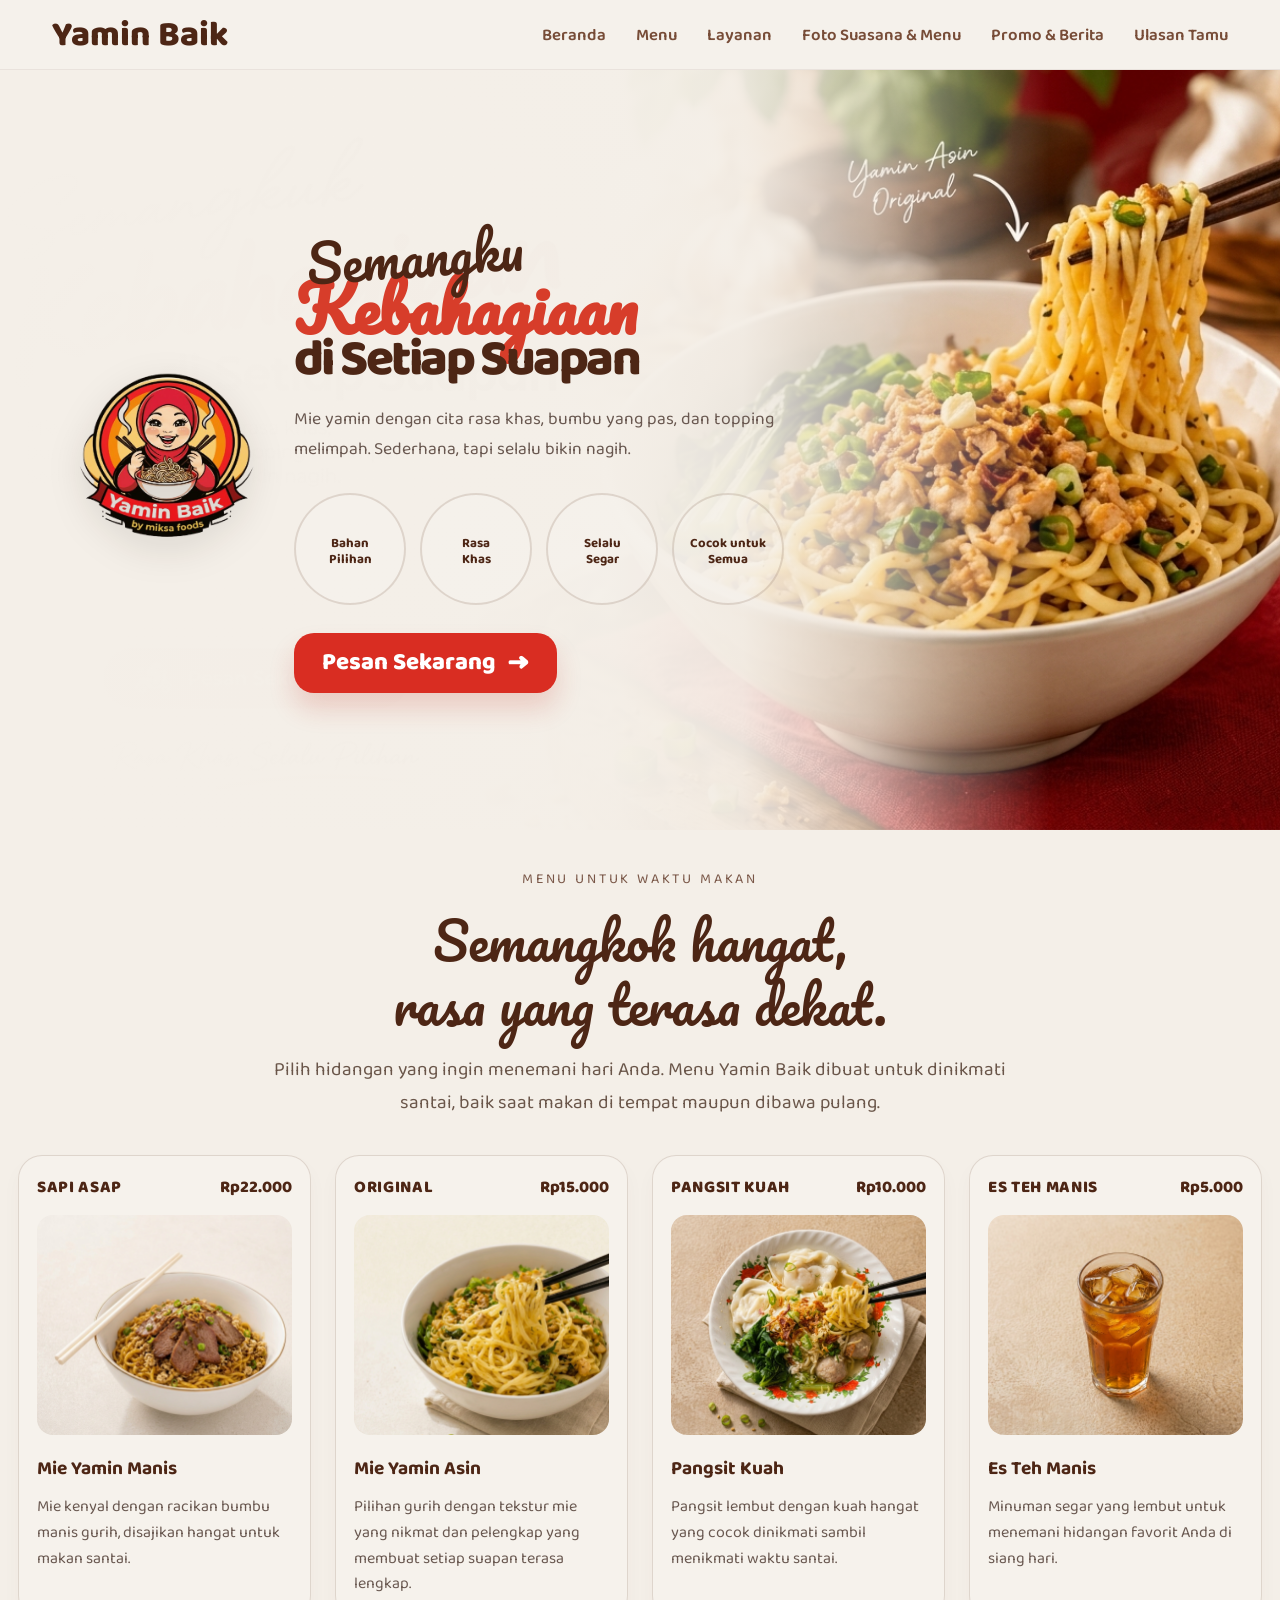
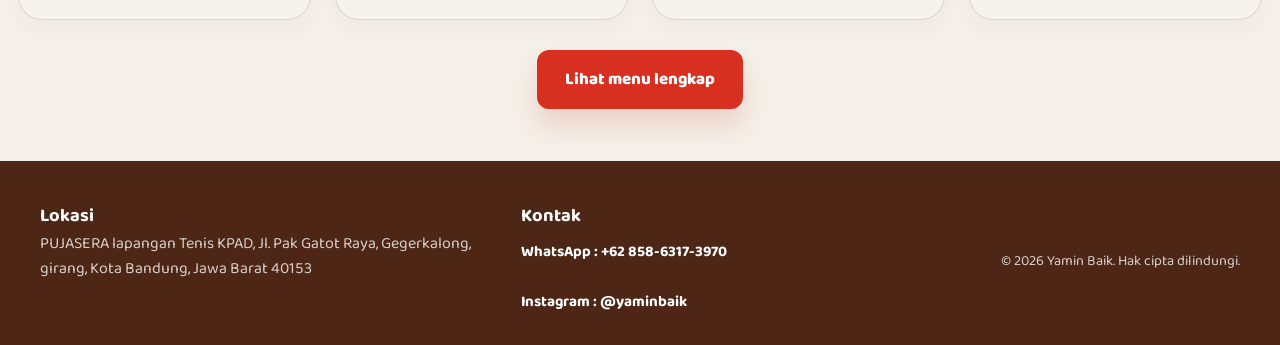
<file: index.html>
<!DOCTYPE html>
<html lang="id">
<head>
    <meta charset="UTF-8" />
    <meta name="viewport" content="width=device-width, initial-scale=1.0" />
    <title>Yamin Baik</title>
    <link rel="preconnect" href="https://fonts.googleapis.com" />
    <link rel="preconnect" href="https://fonts.gstatic.com" crossorigin />
    <link href="https://fonts.googleapis.com/css2?family=Baloo+2:wght@400;600;700;800&family=Pacifico&display=swap" rel="stylesheet" />
    <link rel="stylesheet" href="style.css?v=20260930-2" />
</head>
<body>
    <div class="page-shell">
        <header class="topbar">
            <div class="brand-text">Yamin Baik</div>
            <nav class="main-nav" aria-label="Main navigation">
                <a href="#">Beranda</a>
                <a href="#">Menu</a>
                <a href="#">Layanan</a>
                <a href="#">Foto Suasana &amp; Menu</a>
                <a href="#">Promo &amp; Berita</a>
                <a href="#">Ulasan Tamu</a>
            </nav>
        </header>

        <section class="hero">
            <div class="hero__logo">
                <img class="brand-logo" src="logo.png" alt="Yamin Baik logo" />
            </div>

            <div class="hero__content">
                <p class="eyebrow">Semangku</p>
                <h1>
                    <span class="title-script">Kebahagiaan</span>
                    <span class="title-main">di Setiap Suapan</span>
                </h1>

                <p class="lead">
                    Mie yamin dengan cita rasa khas, bumbu yang pas, dan topping melimpah.
                    Sederhana, tapi selalu bikin nagih.
                </p>

                <div class="feature-row">
                    <div class="feature-item">
                        
                        <span>Bahan<br />Pilihan</span>
                    </div>
                    <div class="feature-item">
            
                        <span>Rasa<br />Khas</span>
                    </div>
                    <div class="feature-item">
                        
                        <span>Selalu<br />Segar</span>
                    </div>
                    <div class="feature-item">
                        
                        <span>Cocok untuk<br />Semua</span>
                    </div>
                </div>

                <div class="cta-row">
                    <a href="#" class="btn btn-primary">Pesan Sekarang <span>→</span></a>
                    
                </div>
            </div>

            <div class="hero__visual">
            </div>
        </section>

        <main class="menu-section">
            <p class="menu-kicker">Menu untuk waktu makan</p>
            <h2>Semangkok hangat,<br />rasa yang terasa dekat.</h2>
            <p class="menu-description">
                Pilih hidangan yang ingin menemani hari Anda. Menu Yamin Baik dibuat untuk
                dinikmati santai, baik saat makan di tempat maupun dibawa pulang.
            </p>

            <div class="menu-grid">
                <article class="menu-card">
                    <div class="menu-card__top">
                        <span class="menu-tag">SAPI ASAP</span>
                        <span class="menu-price">Rp22.000</span>
                    </div>
                    <img src="Yamin_Manis.jpg" alt="Mie Yamin Manis" />
                    <h3>Mie Yamin Manis</h3>
                    <p>Mie kenyal dengan racikan bumbu manis gurih, disajikan hangat untuk makan santai.</p>
                </article>

                <article class="menu-card">
                    <div class="menu-card__top">
                        <span class="menu-tag">ORIGINAL</span>
                        <span class="menu-price">Rp15.000</span>
                    </div>
                    <img src="Yamin_Asin.jpg" alt="Mie Yamin Asin" />
                    <h3>Mie Yamin Asin</h3>
                    <p>Pilihan gurih dengan tekstur mie yang nikmat dan pelengkap yang membuat setiap suapan terasa lengkap.</p>
                </article>

                <article class="menu-card">
                    <div class="menu-card__top">
                        <span class="menu-tag">PANGSIT KUAH</span>
                        <span class="menu-price">Rp10.000</span>
                    </div>
                    <img src="Pangsit_Kuah.jpg" alt="Pangsit Kuah" />
                    <h3>Pangsit Kuah</h3>
                    <p>Pangsit lembut dengan kuah hangat yang cocok dinikmati sambil menikmati waktu santai.</p>
                </article>

                <article class="menu-card">
                    <div class="menu-card__top">
                        <span class="menu-tag">ES TEH MANIS</span>
                        <span class="menu-price">Rp5.000</span>
                    </div>
                    <img src="Teh.jpg" alt="Es Teh Manis" />
                    <h3>Es Teh Manis</h3>
                    <p>Minuman segar yang lembut untuk menemani hidangan favorit Anda di siang hari.</p>
                </article>
            </div>

            <div class="menu-action">
                <button type="button" class="menu-button">Lihat menu lengkap</button>
            </div>
        </main>
    </div>

    <footer class="site-footer">
        <div class="footer-content">
            <section class="footer-item">
                <h2>Lokasi</h2>
                <p>PUJASERA lapangan Tenis KPAD, Jl. Pak Gatot Raya, Gegerkalong, girang, Kota Bandung, Jawa Barat 40153</p>
            </section>
            <section class="footer-item">
                <h2>Kontak</h2>
                <div class="footer-contact-links">
                    <a class="footer-link footer-link--whatsapp" href="https://wa.me/6285863173970" target="_blank" rel="noopener noreferrer">
                        WhatsApp : +62 858-6317-3970
                    </a>
                    <a class="footer-link footer-link--instagram" href="https://www.instagram.com/yaminbaik/" target="_blank" rel="noopener noreferrer">
                        Instagram : @yaminbaik
                    </a>
                </div>
            </section>
            <p class="footer-copyright">&copy; 2026 Yamin Baik. Hak cipta dilindungi.</p>
        </div>
    </footer>
</body>
</html>
</file>
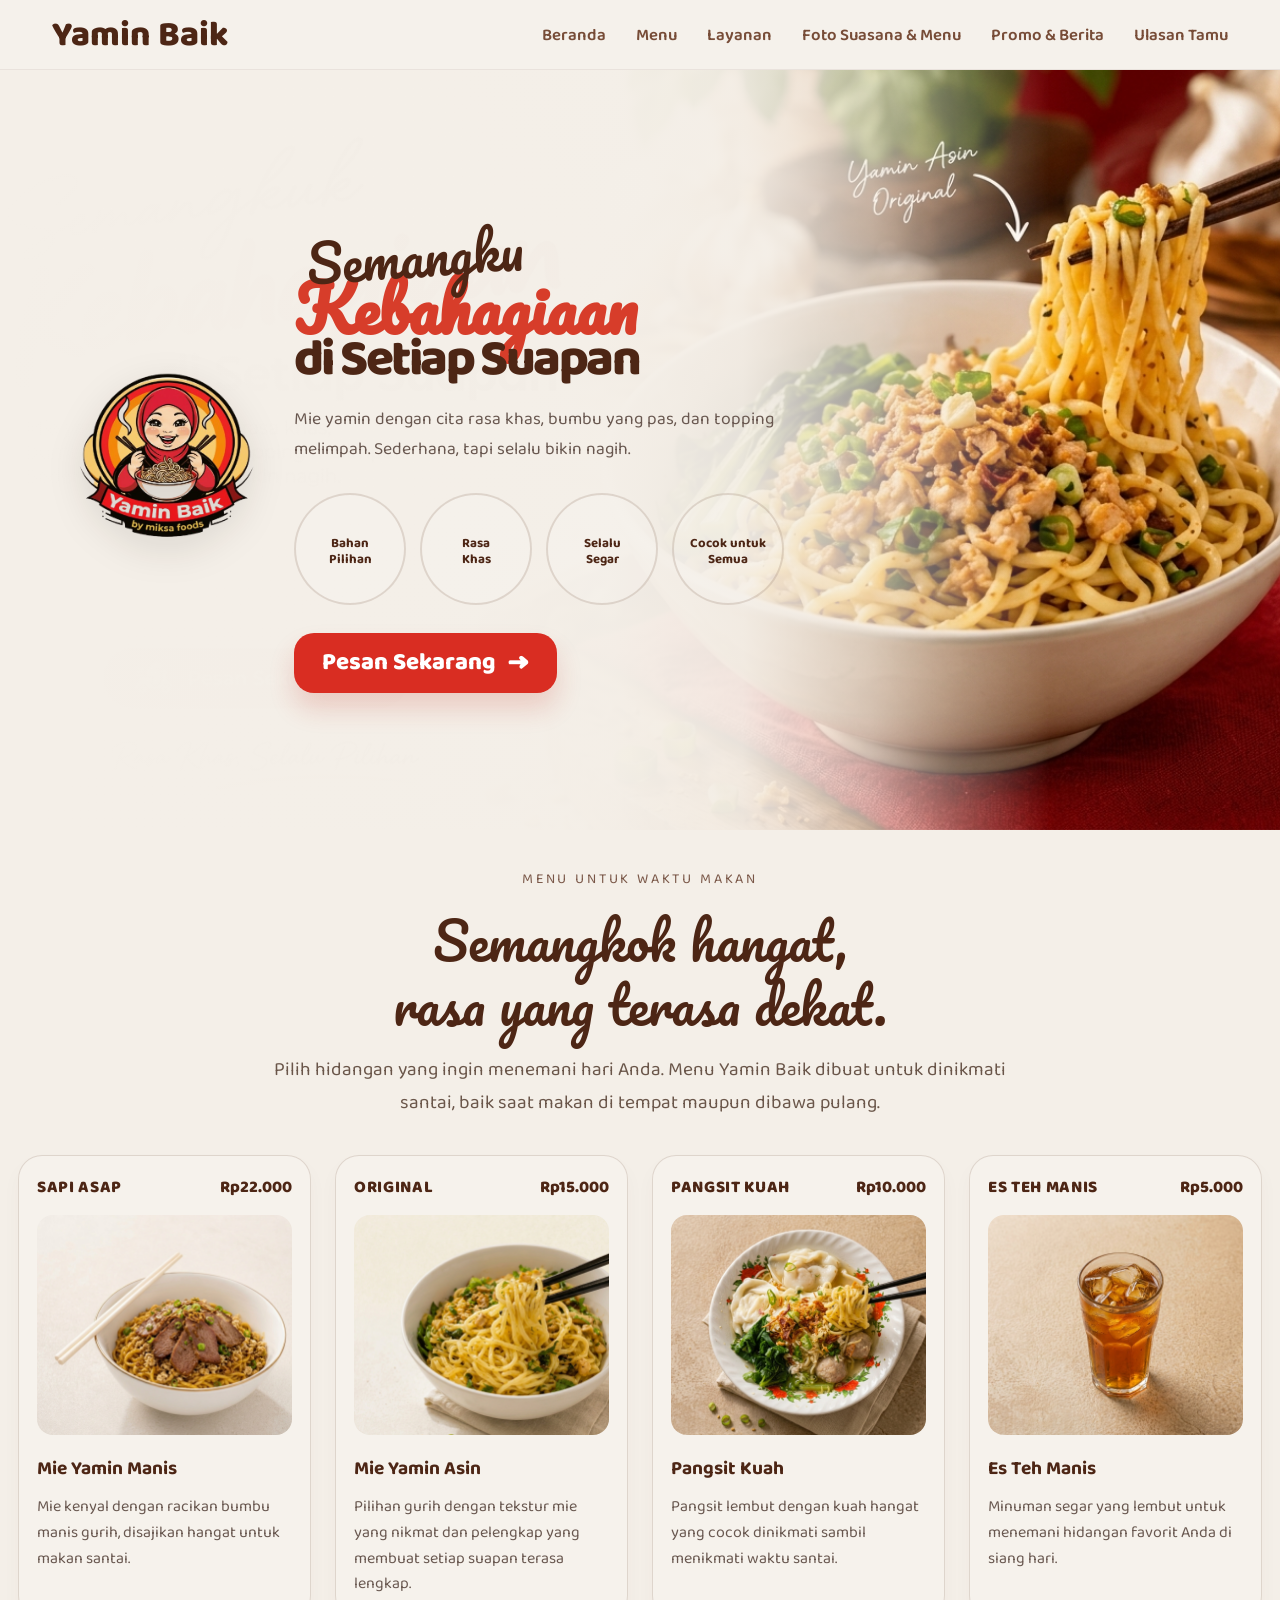
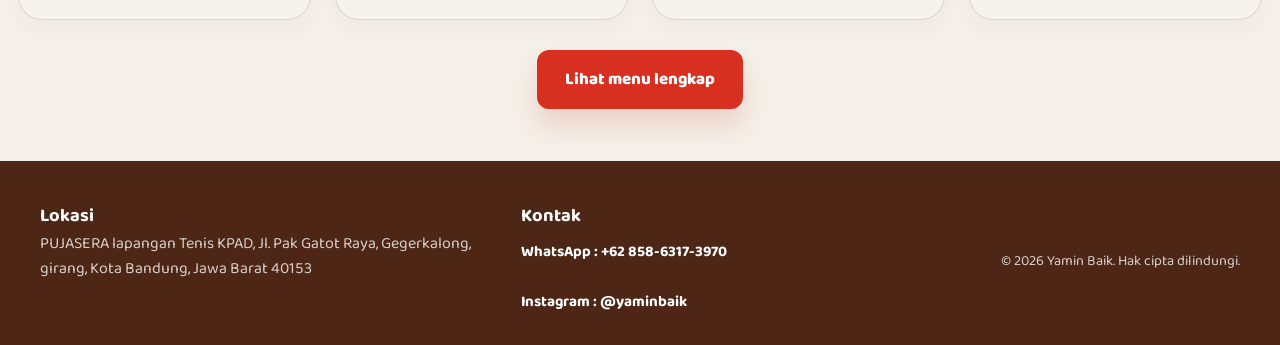
<file: page.html>
<!DOCTYPE html>
<html lang="en">
<head>
    <meta charset="UTF-8" />
    <meta name="viewport" content="width=device-width, initial-scale=1.0" />
    <title>Yamin Baik</title>
    <link rel="preconnect" href="https://fonts.googleapis.com" />
    <link rel="preconnect" href="https://fonts.gstatic.com" crossorigin />
    <link href="https://fonts.googleapis.com/css2?family=Baloo+2:wght@400;600;700;800&family=Pacifico&display=swap" rel="stylesheet" />
    <link rel="stylesheet" href="style.css?v=20260930-2" />
</head>
<body>
    <div class="page-shell">
        <header class="topbar">
            <div class="brand-text">Yamin Baik</div>
            <nav class="main-nav" aria-label="Main navigation">
                <a href="#">Beranda</a>
                <a href="#">Menu</a>
                <a href="#">Layanan</a>
                <a href="#">Foto Suasana &amp; Menu</a>
                <a href="#">Promo &amp; Berita</a>
                <a href="#">Ulasan Tamu</a>
            </nav>
        </header>

        <section class="hero">
            <div class="hero__logo">
                <img class="brand-logo" src="logo.png" alt="Yamin Baik logo" />
            </div>

            <div class="hero__content">
                <p class="eyebrow">Semangku</p>
                <h1>
                    <span class="title-script">Kebahagiaan</span>
                    <span class="title-main">di Setiap Suapan</span>
                </h1>

                <p class="lead">
                    Mie yamin dengan cita rasa khas, bumbu yang pas, dan topping melimpah.
                    Sederhana, tapi selalu bikin nagih.
                </p>

                <div class="feature-row">
                    <div class="feature-item">
                        
                        <span>Bahan<br />Pilihan</span>
                    </div>
                    <div class="feature-item">
            
                        <span>Rasa<br />Khas</span>
                    </div>
                    <div class="feature-item">
                        
                        <span>Selalu<br />Segar</span>
                    </div>
                    <div class="feature-item">
                        
                        <span>Cocok untuk<br />Semua</span>
                    </div>
                </div>

                <div class="cta-row">
                    <a href="#" class="btn btn-primary">Pesan Sekarang <span>→</span></a>
                    
                </div>
            </div>

            <div class="hero__visual">
            </div>
        </section>

        <main class="menu-section">
            <p class="menu-kicker">Menu untuk waktu makan</p>
            <h2>Semangkok hangat,<br />rasa yang terasa dekat.</h2>
            <p class="menu-description">
                Pilih hidangan yang ingin menemani hari Anda. Menu Yamin Baik dibuat untuk
                dinikmati santai, baik saat makan di tempat maupun dibawa pulang.
            </p>

            <div class="menu-grid">
                <article class="menu-card">
                    <div class="menu-card__top">
                        <span class="menu-tag">SAPI ASAP</span>
                        <span class="menu-price">Rp22.000</span>
                    </div>
                    <img src="Yamin_Manis.jpg" alt="Mie Yamin Manis" />
                    <h3>Mie Yamin Manis</h3>
                    <p>Mie kenyal dengan racikan bumbu manis gurih, disajikan hangat untuk makan santai.</p>
                </article>

                <article class="menu-card">
                    <div class="menu-card__top">
                        <span class="menu-tag">ORIGINAL</span>
                        <span class="menu-price">Rp15.000</span>
                    </div>
                    <img src="Yamin_Asin.jpg" alt="Mie Yamin Asin" />
                    <h3>Mie Yamin Asin</h3>
                    <p>Pilihan gurih dengan tekstur mie yang nikmat dan pelengkap yang membuat setiap suapan terasa lengkap.</p>
                </article>

                <article class="menu-card">
                    <div class="menu-card__top">
                        <span class="menu-tag">PANGSIT KUAH</span>
                        <span class="menu-price">Rp10.000</span>
                    </div>
                    <img src="Pangsit_Kuah.jpg" alt="Pangsit Kuah" />
                    <h3>Pangsit Kuah</h3>
                    <p>Pangsit lembut dengan kuah hangat yang cocok dinikmati sambil menikmati waktu santai.</p>
                </article>

                <article class="menu-card">
                    <div class="menu-card__top">
                        <span class="menu-tag">ES TEH MANIS</span>
                        <span class="menu-price">Rp5.000</span>
                    </div>
                    <img src="Teh.jpg" alt="Es Teh Manis" />
                    <h3>Es Teh Manis</h3>
                    <p>Minuman segar yang lembut untuk menemani hidangan favorit Anda di siang hari.</p>
                </article>
            </div>

            <div class="menu-action">
                <button type="button" class="menu-button">Lihat menu lengkap</button>
            </div>
        </main>
    </div>

    <footer class="site-footer">
        <div class="footer-content">
            <section class="footer-item">
                <h2>Lokasi</h2>
                <p>PUJASERA lapangan Tenis KPAD, Jl. Pak Gatot Raya, Gegerkalong, girang, Kota Bandung, Jawa Barat 40153</p>
            </section>
            <section class="footer-item">
                <h2>Kontak</h2>
                <div class="footer-contact-links">
                    <a class="footer-link footer-link--whatsapp" href="https://wa.me/6285863173970" target="_blank" rel="noopener noreferrer">
                        WhatsApp : +62 858-6317-3970
                    </a>
                    <a class="footer-link footer-link--instagram" href="https://www.instagram.com/yaminbaik/" target="_blank" rel="noopener noreferrer">
                        Instagram : @yaminbaik
                    </a>
                </div>
            </section>
            <p class="footer-copyright">&copy; 2026 Yamin Baik. Hak cipta dilindungi.</p>
        </div>
    </footer>
</body>
</html>
</file>
<file: style.css>
:root {
    --bg: #f4efe8;
    --panel: #f7f2eb;
    --white: #fff;
    --brown: #4d2615;
    --brown-soft: #774c37;
    --red: #d73d2a;
    --red-dark: #a52417;
    --gold: #f2c76d;
    --line: rgba(98, 61, 40, 0.16);
    --text: #3a2318;
    --muted: #695850;
}

* {
    box-sizing: border-box;
}

a {
    margin: 0;
    padding: 0;
}

html, body {
    margin: 0;
    min-height: 100%;
    font-family: "Baloo 2", sans-serif;
    background: var(--bg);
    color: var(--text);
}

body {
    margin: 0;
}

img {
    display: block;
    max-width: 100%;
}

button, a {
    font: inherit;
}

.page-shell {
    width: min(1500px, 100%);
    margin: 0 auto;
}

.topbar {
    display: flex;
    align-items: center;
    justify-content: space-between;
    gap: 30px;
    padding: 18px 52px 16px;
    background: rgba(255, 255, 255, 0.12);
    border-bottom: 1px solid rgba(92, 60, 38, 0.08);
}

.brand-text {
    font-size: 2.2rem;
    font-weight: 800;
    color: var(--brown);
    line-height: 1;
}

.main-nav {
    display: flex;
    align-items: center;
    justify-content: center;
    flex-wrap: wrap;
    gap: 30px;
    font-size: 1.05rem;
    color: var(--brown-soft);
}

.main-nav a {
    color: inherit;
    text-decoration: none;
    font-weight: 600;
}

.hero {
    position: relative;
    display: grid;
    grid-template-columns: 220px minmax(0, 1.3fr) minmax(420px, 1.05fr);
    align-items: center;
    gap: 26px;
    padding: 26px 38px 24px 48px;
    min-height: 760px;
    background-image: url("Gambar_Awal.png");
    background-repeat: no-repeat;
    background-position: center;
    background-size: cover;
}

.hero::before {
    content: "";
    position: absolute;
    inset: 0;
    background: linear-gradient(90deg, #f4efe8 0%, rgba(244, 239, 232, 0.99) 48%, rgba(244, 239, 232, 0.94) 58%, rgba(244, 239, 232, 0.65) 68%, rgba(244, 239, 232, 0) 82%);
    pointer-events: none;
}

.hero > * {
    position: relative;
    z-index: 1;
}

.hero__logo {
    display: flex;
    flex-direction: column;
    align-items: center;
    justify-content: center;
    text-align: center;
    color: var(--brown);
}

.hero__logo {
    display: flex;
    align-items: center;
    justify-content: center;
    min-height: 220px;
}

.brand-logo {
    width: 260px;
    max-width: 100%;
    filter: drop-shadow(0 12px 18px rgba(25, 13, 10, 0.12));
}

.hero__content {
    padding: 14px 0 0;
}

.eyebrow {
    margin: 0 0 10px 12px;
    font-family: "Pacifico", cursive;
    font-size: clamp(3rem, 4vw, 5rem);
    line-height: 0.9;
    color: var(--brown);
    transform: rotate(-4deg);
}

.hero__content h1 {
    margin: 0;
    display: flex;
    flex-direction: column;
}

.title-script {
    font-family: "Pacifico", cursive;
    font-size: clamp(3.5rem, 5vw, 7rem);
    line-height: 0.9;
    color: var(--red);
}

.title-main {
    font-size: clamp(3rem, 4vw, 6rem);
    font-weight: 900;
    line-height: 0.9;
    letter-spacing: -0.05em;
    color: var(--brown);
}

.lead {
    max-width: 720px;
    margin: 22px 0 28px;
    font-size: 1.1rem;
    line-height: 1.7;
    color: var(--muted);
}

.feature-row {
    display: flex;
    flex-wrap: wrap;
    gap: 14px;
    margin-bottom: 28px;
}

.feature-item {
    min-width: 110px;
    display: flex;
    flex-direction: column;
    align-items: center;
    justify-content: center;
    gap: 8px;
    padding: 18px 16px 12px;
    border: 2px solid var(--line);
    border-radius: 50%;
    background: rgba(255,255,255,0.14);
    text-align: center;
    width: 112px;
    height: 112px;
    font-size: 0.82rem;
    line-height: 1.2;
    font-weight: 700;
    color: var(--brown);
}


.cta-row {
    display: flex;
    flex-wrap: wrap;
    gap: 18px;
}

.btn {
    display: inline-flex;
    align-items: center;
    justify-content: center;
    gap: 12px;
    min-width: 240px;
    min-height: 60px;
    padding: 0 28px;
    border-radius: 20px;
    text-decoration: none;
    font-size: 1.5rem;
    font-weight: 800;
    color: var(--white);
    box-shadow: 0 16px 26px rgba(194, 52, 34, 0.18);
}

.btn span {
    font-size: 1.8rem;
    line-height: 1;
}

.btn-primary {
    background-color: #d92d22    ;
}


.hero__visual {
    position: relative;
    display: flex;
    align-items: center;
    justify-content: center;
    min-height: 620px;
    overflow: hidden;
    background: transparent;
}

.hero__visual > * {
    position: relative;
    z-index: 1;
}

.menu-section {
    max-width: 1280px;
    margin: 0 auto;
    padding: 38px 18px 52px;
    text-align: center;
}

.menu-kicker {
    margin: 0 0 18px;
    font-size: 0.88rem;
    letter-spacing: 0.2em;
    text-transform: uppercase;
    color: rgba(94, 52, 35, 0.82);
}

.menu-section h2 {
    margin: 0;
    font-family: "Pacifico", cursive;
    font-weight: 400;
    font-size: clamp(2.7rem, 4vw, 5rem);
    line-height: 1.25;
    color: var(--brown);
}

.menu-description {
    max-width: 760px;
    margin: 18px auto 0;
    font-size: 1.2rem;
    line-height: 1.7;
    color: rgba(71, 48, 34, 0.8);
}

.menu-grid {
    display: grid;
    grid-template-columns: repeat(4, minmax(0, 1fr));
    gap: 24px;
    margin-top: 36px;
}

.menu-card {
    background: rgba(255,255,255,0.18);
    border: 1px solid var(--line);
    border-radius: 24px;
    padding: 18px 18px 22px;
    text-align: left;
    box-shadow: 0 10px 20px rgba(103, 61, 28, 0.03);
}

.menu-card__top {
    display: flex;
    align-items: center;
    justify-content: space-between;
    gap: 12px;
    margin-bottom: 14px;
    font-weight: 800;
}

.menu-tag {
    font-size: 1.05rem;
    letter-spacing: 0.04em;
    color: var(--brown);
}

.menu-price {
    font-size: 1.05rem;
    color: var(--brown);
}

.menu-card img {
    display: block;
    width: 100%;
    height: 220px;
    object-fit: cover;
    border-radius: 16px;
    margin-bottom: 18px;
    background: #f3ece6;
}

.menu-card h3 {
    margin: 0 0 10px;
    font-size: 1.2rem;
    color: var(--brown);
}

.menu-card p {
    margin: 0;
    font-size: 1rem;
    line-height: 1.6;
    color: var(--muted);
}

.menu-action {
    margin-top: 30px;
    display: flex;
    justify-content: center;
}

.menu-button {
    border: 0;
    border-radius: 12px;
    background: #d73021;
    color: #fff;
    font-size: 1.05rem;
    font-weight: 800;
    padding: 16px 28px;
    box-shadow: 0 16px 24px rgba(199, 60, 32, 0.16);
    cursor: pointer;
}

.site-footer {
    background: var(--brown);
    color: #f7f2eb;
    padding: 40px 24px 22px;
}

.footer-content {
    width: min(1200px, 100%);
    margin: 0 auto;
    display: grid;
    grid-template-columns: 1fr 1fr auto;
    align-items: start;
    gap: 32px;
}

.footer-item h2 {
    margin: 0 0 0px;
    font-size: 1.15rem;
    color: #fff;
}

.footer-item p {
    color: rgba(255, 255, 255, 0.78);
    line-height: 1.6;
    margin: 0;
    text-align: left;
}

.site-footer .footer-item p {
    text-align: left;
}

.footer-contact-links {
    display: flex;
    flex-direction: column;
    align-items: flex-start;
    gap: 8px;
}

.footer-link {
    display: inline-flex;
    align-items: center;
    min-height: 42px;
    padding: 9px 14px 9px 0;
    border-radius: 6px;
    color: #fff;
    font-size: 0.95rem;
    font-weight: 700;
    text-decoration: none;
    transition: filter 160ms ease, transform 160ms ease;
}

.footer-link:hover {
    filter: brightness(1.08);
    text-decoration: underline;
}

.footer-link:focus-visible {
    outline: 3px solid #fff;
    outline-offset: 3px;
}

.footer-copyright {
    align-self: center;
    justify-self: center;
    text-align: right;
    font-size: 0.9rem;
    color: rgba(255, 255, 255, 0.78);
    line-height: 1.6;
    margin: 0;
}

@media (max-width: 1200px) {
    .hero {
        grid-template-columns: 1fr;
        padding-top: 40px;
        text-align: center;
    }

    .hero__content {
        max-width: 820px;
        margin: 0 auto;
    }

    .eyebrow {
        margin-left: 0;
    }

    .feature-row,
    .cta-row {
        justify-content: center;
    }

    .menu-grid {
        grid-template-columns: repeat(2, minmax(0, 1fr));
    }
}

@media (max-width: 760px) {
    .topbar {
        flex-direction: column;
        padding: 18px 20px 14px;
    }

    .main-nav {
        gap: 12px 18px;
        font-size: 0.9rem;
    }

    .hero {
        padding: 24px 18px 14px;
        min-height: auto;
        background-position: 62% center;
    }

    .feature-item {
        width: 92px;
        height: 92px;
        font-size: 0.72rem;
        padding: 10px 8px 8px;
    }

    .hero__visual {
        min-height: 420px;
    }

    .hero__visual img {
        max-height: 420px;
    }

    .menu-grid {
        grid-template-columns: 1fr;
    }

    .footer-content {
        grid-template-columns: 1fr;
        gap: 22px;
    }

    .menu-card img {
        height: 220px;
    }

    .btn {
        width: 100%;
    }
}
</file>
